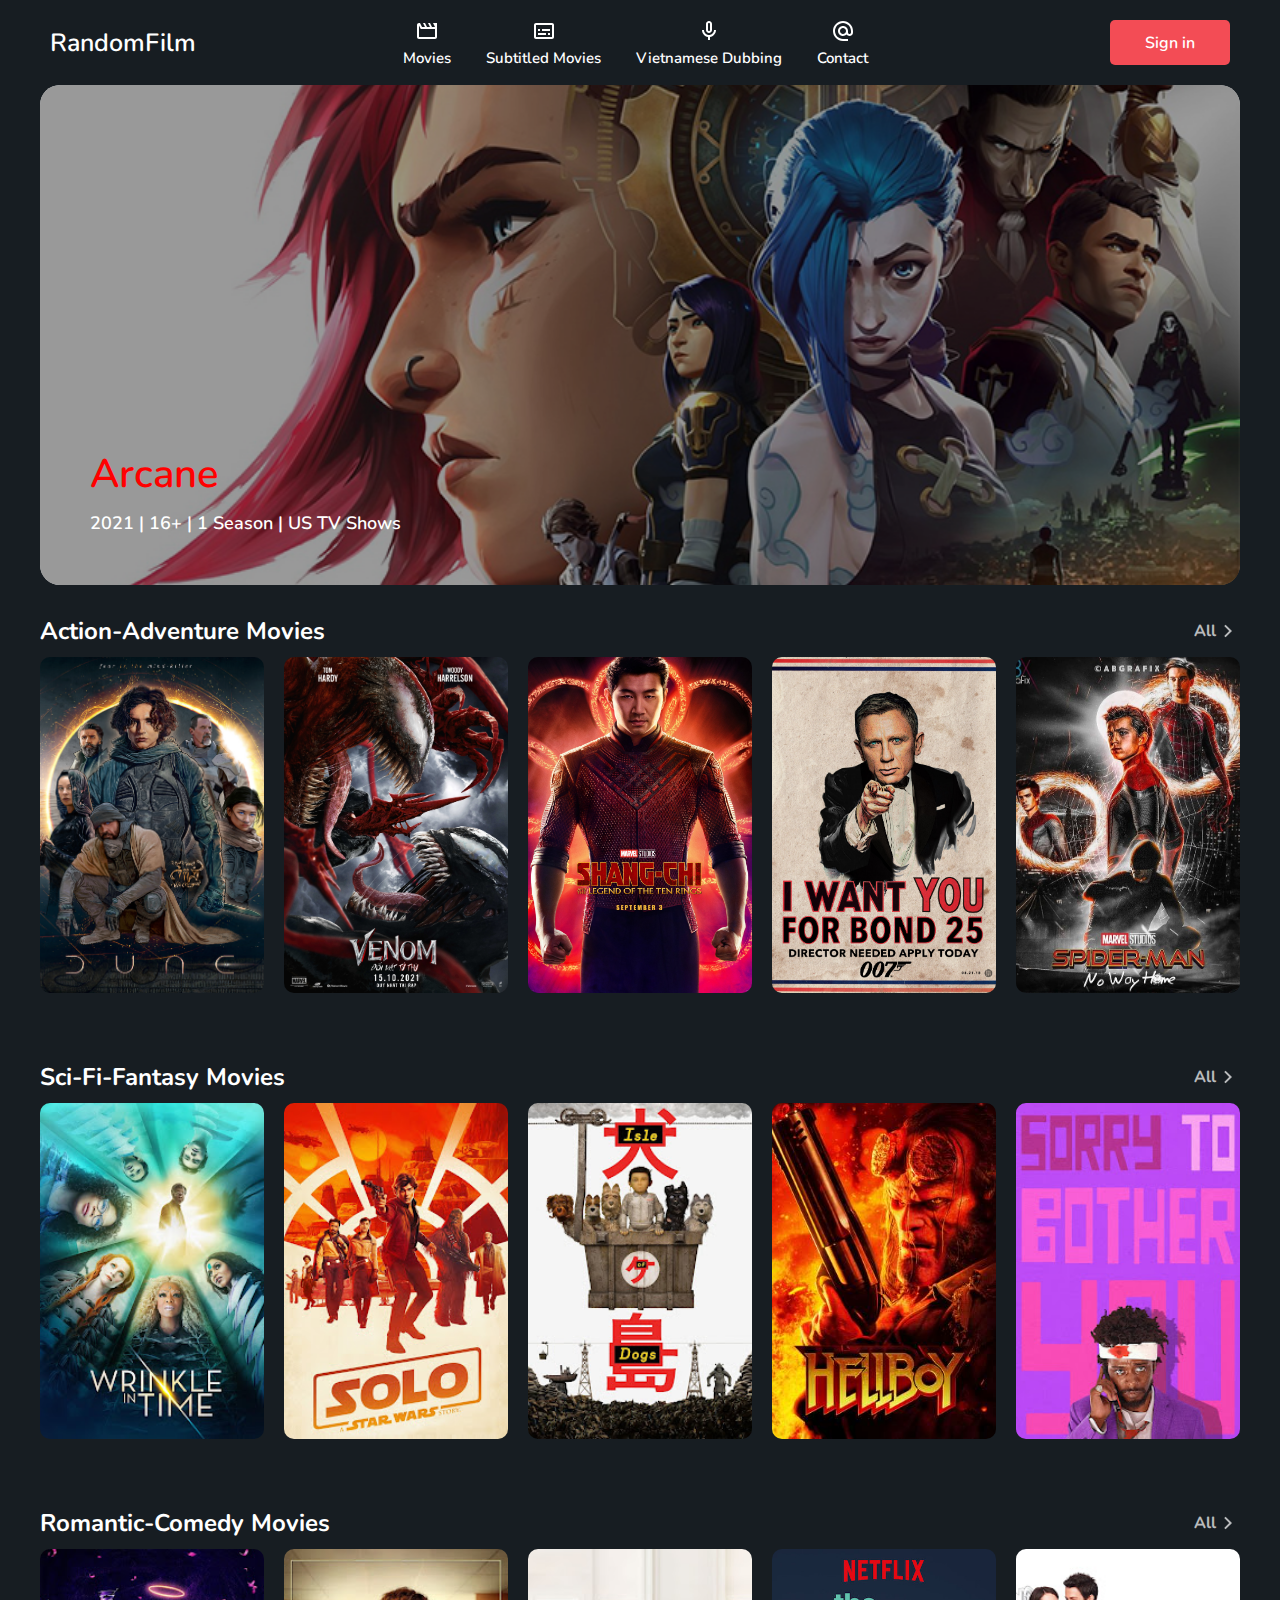
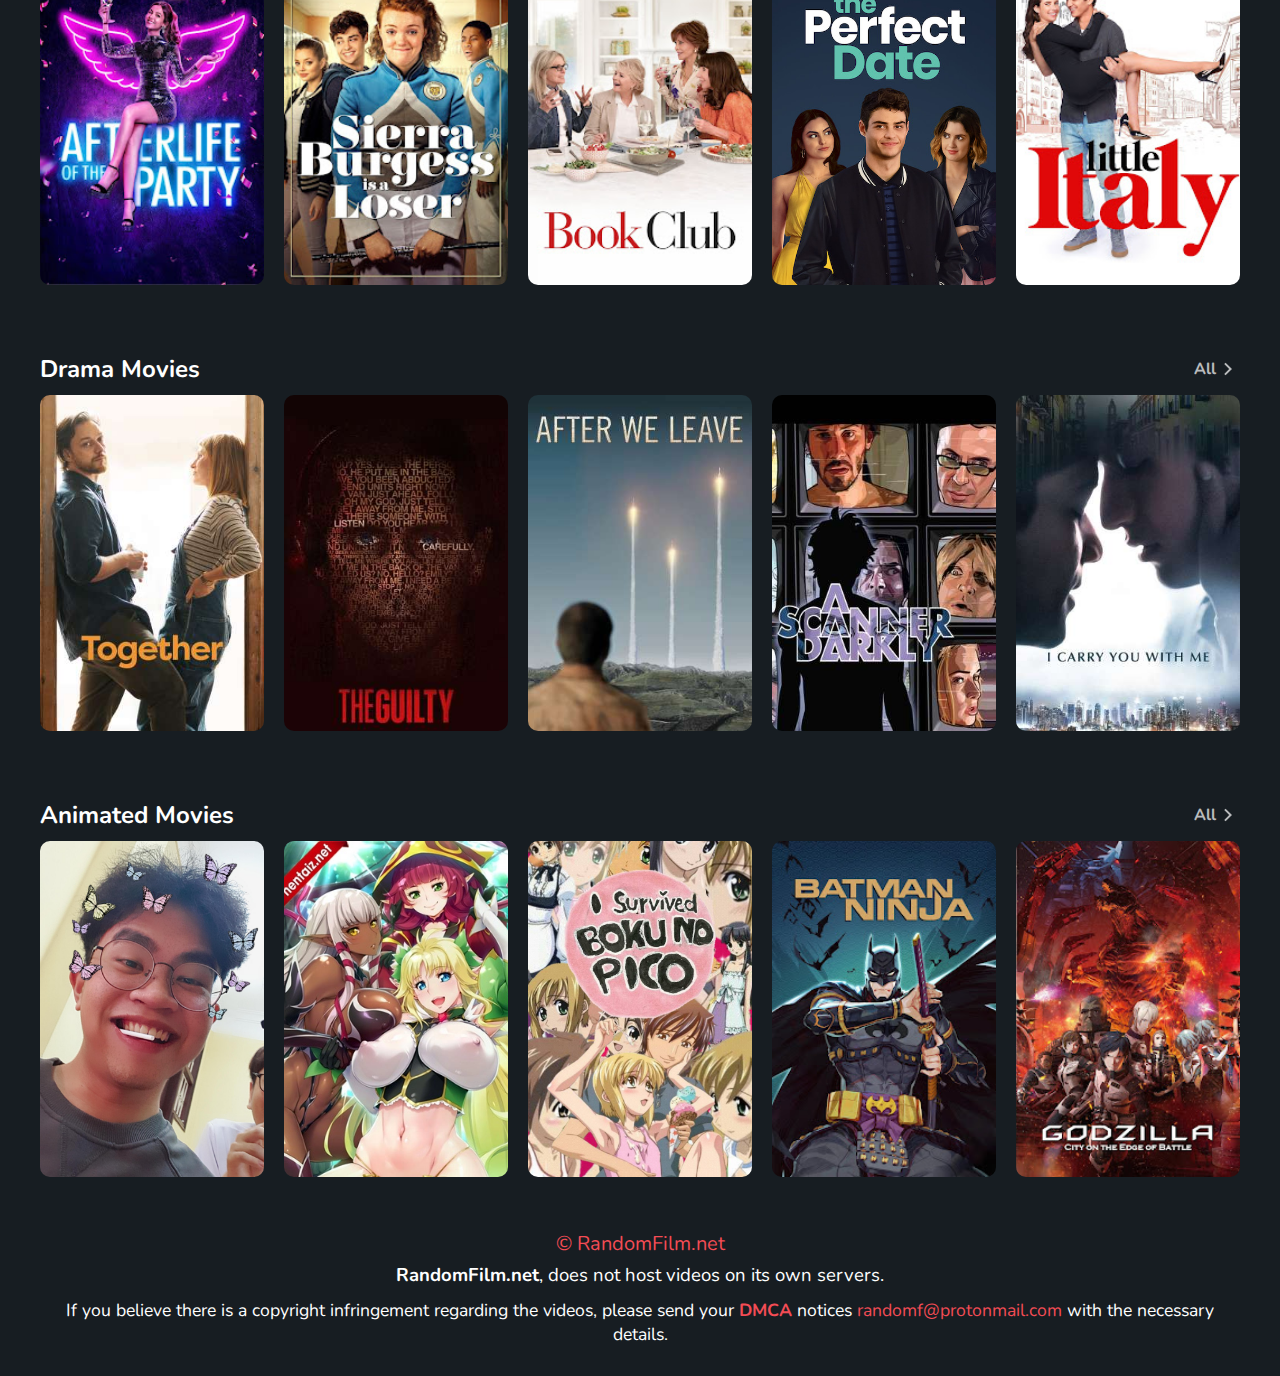
<file: index.html>
<!DOCTYPE html>
<html lang="en">
<head>
    <meta charset="UTF-8">
    <meta http-equiv="X-UA-Compatible" content="IE=edge">
    <meta name="viewport" content="width=device-width, initial-scale=1.0">
    <title>Home | RandomFilm</title>
    <link rel="stylesheet" href="css/style.css">
</head>
<body>
    <header class="header">
        <div class="container">
            <div class="logo" >RandomFilm</div>
            <nav class="menu">
                <a href="#">
                    <svg fill="#FFFFFF" viewBox="0 0 24 24" width="24" height="24" xmlns="http://www.w3.org/2000/svg">
                        <path d="M0 0h24v24H0V0z" fill="none"/>
                        <path d="M4 6.47L5.76 10H20v8H4V6.47M22 4h-4l2 4h-3l-2-4h-2l2 4h-3l-2-4H8l2 4H7L5 4H4c-1.1 0-1.99.9-1.99 2L2 18c0 1.1.9 2 2 2h16c1.1 0 2-.9 2-2V4z"/>
                        </svg>
                    Movies
                </a>

                <a href="#">
                    <svg fill="#FFFFFF" viewBox="0 0 24 24" width="24" height="24" xmlns="http://www.w3.org/2000/svg">
                        <path d="M0 0h24v24H0V0z" fill="none"/>
                        <path d="M20 4H4c-1.1 0-2 .9-2 2v12c0 1.1.9 2 2 2h16c1.1 0 2-.9 2-2V6c0-1.1-.9-2-2-2zm0 14H4V6h16v12zM6 10h2v2H6zm0 4h8v2H6zm10 0h2v2h-2zm-6-4h8v2h-8z"/>
                        </svg>
                    Subtitled Movies
                </a>
                <a href="#">
                    <svg fill="#fff" viewBox="0 0 24 24" width="24" height="24" xmlns="http://www.w3.org/2000/svg">
                        <path d="M0 0h24v24H0V0z" fill="none"/>
                        <path d="M12 14c1.66 0 3-1.34 3-3V5c0-1.66-1.34-3-3-3S9 3.34 9 5v6c0 1.66 1.34 3 3 3zm-1-9c0-.55.45-1 1-1s1 .45 1 1v6c0 .55-.45 1-1 1s-1-.45-1-1V5zm6 6c0 2.76-2.24 5-5 5s-5-2.24-5-5H5c0 3.53 2.61 6.43 6 6.92V21h2v-3.08c3.39-.49 6-3.39 6-6.92h-2z"/>
                        </svg>
                        
                    Vietnamese Dubbing
                </a>
                <a href="#">
                    <svg fill="#FFFFFF" viewBox="0 0 24 24" width="24" height="24" xmlns="http://www.w3.org/2000/svg">
                        <path d="M0 0h24v24H0V0z" fill="none"/>
                        <path d="M12 1.95c-5.52 0-10 4.48-10 10s4.48 10 10 10h5v-2h-5c-4.34 0-8-3.66-8-8s3.66-8 8-8 8 3.66 8 8v1.43c0 .79-.71 1.57-1.5 1.57s-1.5-.78-1.5-1.57v-1.43c0-2.76-2.24-5-5-5s-5 2.24-5 5 2.24 5 5 5c1.38 0 2.64-.56 3.54-1.47.65.89 1.77 1.47 2.96 1.47 1.97 0 3.5-1.6 3.5-3.57v-1.43c0-5.52-4.48-10-10-10zm0 13c-1.66 0-3-1.34-3-3s1.34-3 3-3 3 1.34 3 3-1.34 3-3 3z"/>
                        </svg>
                        Contact
                </a>
            </nav>
            <div class="user-actions">
                <div class="signin">Sign in</div>
            </div>
                <label class="openmenu">
                    <svg fill="#FFFFFF" width="32" height="32" viewBox="0 0 24 24" xmlns="http://www.w3.org/2000/svg">
                    <path d="M0 0h24v24H0V0z" fill="none"/>
                    <path d="M3 18h18v-2H3v2zm0-5h18v-2H3v2zm0-7v2h18V6H3z"/>
                    </svg>
                </label>
        </div>
    </header>



    <div class="recommended-movie">
        <div class="container" style="background-image: url(img/6180b1a23502bfe2c58c2fa4_vi-va-jinx.jpg);">
            <div class="desc">
                <div class="title"><a href="arcane/index.html">Arcane</a></div>
                <div class="about">2021 | 16+ | 1 Season | US TV Shows</div>
                
            </div>
        </div>
    </div>




       
       <div class="movie-types">
        <div class="container">
            <h5>Action-Adventure Movies <a href="#">All<svg xmlns="http://www.w3.org/2000/svg" viewBox="0 0 24 24" width="24" height="24"><path fill="none" d="M0 0h24v24H0z"/><path d="M13.172 12l-4.95-4.95 1.414-1.414L16 12l-6.364 6.364-1.414-1.414z" fill="rgba(255,255,255,1)"/></svg></a></h5>
            <div class="wrapper">
                
                 <div class="movie" style="background-image: url(img/dune.jpg)"></div>
                 <div class="movie" style="background-image: url(img/vietnam_vnm2_localizedposter_2.jpg)"></div>
                 <div class="movie" style="background-image: url(img/ezvqwiavoaiav-e-1618905021452596361326.jpg)"></div>
                 <div class="movie" style="background-image: url(img/bond_25_teaser_poster_by_gobi_1_dcktda4-fullview.jpg)"></div>
                 <div class="movie" style="background-image: url(img/41197700fbc8dde6648fc4cb24495683.jpg)"></div>

            </div>
        </div>
    </div>




    <div class="movie-types">
        <div class="container">
            <h5>Sci-Fi-Fantasy Movies <a href="#">All<svg xmlns="http://www.w3.org/2000/svg" viewBox="0 0 24 24" width="24" height="24"><path fill="none" d="M0 0h24v24H0z"/><path d="M13.172 12l-4.95-4.95 1.414-1.414L16 12l-6.364 6.364-1.414-1.414z" fill="rgba(255,255,255,1)"/></svg></a></h5>
            <div class="wrapper">
                
                <div class="movie" style="background-image: url(img/yAcb58vipewa1BfNit2RjE6boXA.jpg)"></div>
                <div class="movie" style="background-image: url(img/4oD6VEccFkorEBTEDXtpLAaz0Rl.jpg)"></div>
                <div class="movie" style="background-image: url(img/c0nUX6Q1ZB0P2t1Jo6EeFSVnOGQ.jpg)"></div>
                <div class="movie" style="background-image: url(img/hellboy.jpg)"></div>
                <div class="movie" style="background-image: url(img/peTl1V04E9ppvhgvNmSX0r2ALqO.jpg)"></div>

            </div>
        </div>
    </div>







    <div class="movie-types">
        <div class="container">
            <h5>Romantic-Comedy Movies <a href="#">All<svg xmlns="http://www.w3.org/2000/svg" viewBox="0 0 24 24" width="24" height="24"><path fill="none" d="M0 0h24v24H0z"/><path d="M13.172 12l-4.95-4.95 1.414-1.414L16 12l-6.364 6.364-1.414-1.414z" fill="rgba(255,255,255,1)"/></svg></a></h5>
            <div class="wrapper">
                
                <div class="movie" style="background-image: url(img/1bkcOEt4zvc5tBl6xFxTbkSqhEQ.jpeg)"></div>
                <div class="movie" style="background-image: url(img/vjnHRySiVM4YcBYzjCxw344y9g.jpg)"></div>
                <div class="movie" style="background-image: url(img/6ORGBbOA45pfKQXvntPf46NoFGO.jpg)"></div>
                <div class="movie" style="background-image: url(img/aaaabqr629iffxp0vduirjhrrw9zxwky98meaeeyanfiqjhiajmoms4ev33giba3qeqfohwfp9cea8hz9-iun10j_occ68m635sukg.jpg)"></div>
                <div class="movie" style="background-image: url(img/vdSSmzYKqViKH7mkQwgOVSALrOO.jpg)"></div>

            </div>
        </div>
    </div>





    <div class="movie-types">
        <div class="container">
            <h5>Drama Movies <a href="#">All<svg xmlns="http://www.w3.org/2000/svg" viewBox="0 0 24 24" width="24" height="24"><path fill="none" d="M0 0h24v24H0z"/><path d="M13.172 12l-4.95-4.95 1.414-1.414L16 12l-6.364 6.364-1.414-1.414z" fill="rgba(255,255,255,1)"/></svg></a></h5>
            <div class="wrapper">
                
                <div class="movie" style="background-image: url(img/together.jpg)"></div>
                <div class="movie" style="background-image: url(img/the-guilty.jpg)"></div>
                <div class="movie" style="background-image: url(img/after-we-leave.jpg)"></div>
                <div class="movie" style="background-image: url(img/a-scanner-darkly.jpg)"></div>
                <div class="movie" style="background-image: url(img/i-carry-you-with-me.jpg)"></div>

            </div>
        </div>
    </div>





    <div class="movie-types">
        <div class="container">
            <h5>Animated Movies <a href="#">All<svg xmlns="http://www.w3.org/2000/svg" viewBox="0 0 24 24" width="24" height="24"><path fill="none" d="M0 0h24v24H0z"/><path d="M13.172 12l-4.95-4.95 1.414-1.414L16 12l-6.364 6.364-1.414-1.414z" fill="rgba(255,255,255,1)"/></svg></a></h5>
            <div class="wrapper">
                
                <div class="movie" style="background-image: url(img/IMG_20210125_094503_242.jpg)"></div>
                <div class="movie" style="background-image: url(img/SPOILER_Youkoso-Sukebe-Elf-no-Mori-e-1.png)"></div>
                <div class="movie" style="background-image: url(img/crop.jpg)"></div>
                <div class="movie" style="background-image: url(img/5xSB0Npkc9Fd9kahKBsq9P4Cdzp.jpg)"></div>
                <div class="movie" style="background-image: url(img/8y1YhD6niL3aMfeEPhStHMWdPxH.jpg)"></div>

            </div>
        </div>
    </div>

    <footer class="footer">
        <div class="container">
            <div class="manmovi">
                © RandomFilm.net
            </div>
            <div class="text">   
             <b>RandomFilm.net</b>, does not host videos on its own servers.
        </div>
        <div class="dmca">
            If you believe there is a copyright infringement regarding the videos, please send your <b>DMCA</b> notices <a href="mailto:giangbh01@gmail.com">randomf@protonmail.com</a> with the necessary details.
        </div>
        </div>
    </footer>
    <div class="mobile-menu">
        <div class="head">
            <div class="logo">Manmovi</div>
                <label   class="closemenu">
                    <svg fill="#FFFFFF" width="32" height="32" viewBox="0 0 24 24" xmlns="http://www.w3.org/2000/svg">
                        <path d="M0 0h24v24H0V0z" fill="none"/>
                        <path d="M19 6.41L17.59 5 12 10.59 6.41 5 5 6.41 10.59 12 5 17.59 6.41 19 12 13.41 17.59 19 19 17.59 13.41 12 19 6.41z"/>
                        </svg>
                        
                </label>
            
        </div>
            <nav class="menu">
                <a href="">
                    <svg fill="#FFFFFF" viewBox="0 0 24 24" width="24" height="24" xmlns="http://www.w3.org/2000/svg">
                        <path d="M0 0h24v24H0V0z" fill="none"/>
                        <path d="M4 6.47L5.76 10H20v8H4V6.47M22 4h-4l2 4h-3l-2-4h-2l2 4h-3l-2-4H8l2 4H7L5 4H4c-1.1 0-1.99.9-1.99 2L2 18c0 1.1.9 2 2 2h16c1.1 0 2-.9 2-2V4z"/>
                        </svg>
                    Movies
                </a>


                <a href="">
                    <svg fill="#FFFFFF" viewBox="0 0 24 24" width="24" height="24" xmlns="http://www.w3.org/2000/svg">
                        <path d="M0 0h24v24H0V0z" fill="none"/>
                        <path d="M20 4H4c-1.1 0-2 .9-2 2v12c0 1.1.9 2 2 2h16c1.1 0 2-.9 2-2V6c0-1.1-.9-2-2-2zm0 14H4V6h16v12zM6 10h2v2H6zm0 4h8v2H6zm10 0h2v2h-2zm-6-4h8v2h-8z"/>
                        </svg>
                    Subtitled Movies
                </a>
                <a href="">
                    <svg fill="#fff" viewBox="0 0 24 24" width="24" height="24" xmlns="http://www.w3.org/2000/svg">
                        <path d="M0 0h24v24H0V0z" fill="none"/>
                        <path d="M12 14c1.66 0 3-1.34 3-3V5c0-1.66-1.34-3-3-3S9 3.34 9 5v6c0 1.66 1.34 3 3 3zm-1-9c0-.55.45-1 1-1s1 .45 1 1v6c0 .55-.45 1-1 1s-1-.45-1-1V5zm6 6c0 2.76-2.24 5-5 5s-5-2.24-5-5H5c0 3.53 2.61 6.43 6 6.92V21h2v-3.08c3.39-.49 6-3.39 6-6.92h-2z"/>
                        </svg>
                        
                    Turkish Dubbing
                </a>
                <a href="">
                    <svg fill="#FFFFFF" viewBox="0 0 24 24" width="24" height="24" xmlns="http://www.w3.org/2000/svg">
                        <path d="M0 0h24v24H0V0z" fill="none"/>
                        <path d="M12 1.95c-5.52 0-10 4.48-10 10s4.48 10 10 10h5v-2h-5c-4.34 0-8-3.66-8-8s3.66-8 8-8 8 3.66 8 8v1.43c0 .79-.71 1.57-1.5 1.57s-1.5-.78-1.5-1.57v-1.43c0-2.76-2.24-5-5-5s-5 2.24-5 5 2.24 5 5 5c1.38 0 2.64-.56 3.54-1.47.65.89 1.77 1.47 2.96 1.47 1.97 0 3.5-1.6 3.5-3.57v-1.43c0-5.52-4.48-10-10-10zm0 13c-1.66 0-3-1.34-3-3s1.34-3 3-3 3 1.34 3 3-1.34 3-3 3z"/>
                        </svg>
                        Contact
                </a>
                
            </nav>
            <div class="user-actions">
                <div class="signin">Sign in</div>
            </div>
    </div>
    <script src="js/script.js"></script>
</body>
</html>
</file>
<file: css/style.css>
@import url('https://fonts.googleapis.com/css2?family=Nunito:wght@200;300;400;600&display=swap');
* {
    margin: 0;
    padding: 0;
    box-sizing: border-box;
    font-family: 'Nunito', sans-serif;
}



:root {
    --primary-color: #f34c55;
    --secondary-color: #171d22;
    --backdrop-color: #000;
}

body {
    background-color: var(--secondary-color);
}
.header {
    width: 100%;
    height: 85px;
    background-color: var(--secondary-color);
    position: relative;
}

.header .container {
    width: 1200px;
    height: 85px;
    position: relative;
    margin: auto;
    display: flex;
    justify-content: space-between;
    align-items: center;
    padding-right: 10px;
    padding-left: 10px;
}
.header .container .logo {
    color: #fff;
    font-size: 25px;
    font-family: 'Nunito', sans-serif;
    font-weight: 600;
    cursor: pointer;
}

.header .container   label{
    width: 32px;
    height: 32px;
    opacity: 0;
    visibility: hidden;
    display: none;
}

.header .container .menu {
    display: flex;
    flex-direction: row;
    margin-top: 1px;
}

.header .container .menu a {
    display: flex;
    justify-content: space-between;
    flex-direction: column;
    align-items: center;
    text-decoration: none;
    color: #fff;
    font-family: 'Nunito', sans-serif;
    font-weight: 600;
    font-size: 15px;
    margin-right: 35px;
    transition: 150ms color ease-in-out;
}
.header .container .menu a svg {
    margin-bottom: 5px;
}

.header .container .menu a:hover {
    color:  var(--primary-color);
}
.header .container .menu a svg {
    transition: 150ms fill ease-in-out;
}

.header .container .menu a:hover svg {
    fill: var(--primary-color)!important;
}
.header .container  .user-actions .signin {
    width: 120px;
    height: 45px;
    background-color: #f34c55;
    color: #fff;
    display: flex;
    justify-content: center;
    align-items: center;
    border-radius: 5px;
    cursor: pointer;
    font-weight: 600;
    transition: 200ms background-color ease-in-out;
}
.header .container  .user-actions .signin:hover {
    background-color: #f34c54e1;
}

.receommended-movie{
    width: 100%;
    height: 515px;
    position: relative;
    margin-top: 15px;

}

.recommended-movie .container{
    width: 1200px;
    height: 500px;
    position: relative;
    background-color: #3d3c44;
    margin: auto;
    border-radius: 20px;
    background-repeat: no-repeat;
    background-position: center;
    background-repeat: no-repeat;
    background-size: cover;
    opacity: 1;
    cursor: pointer;
    overflow: hidden;
}
.recommended-movie .container::before {
    content: '';
    width: 1200px;
    height: 500px;
    position: absolute;
    top: 0;
    left: 0;
    background-color: rgba(0, 0, 0, 0.4);
    border-radius: 20px;

}

.recommended-movie .container .desc{
    position: absolute;
    bottom: 50px;
    left: 50px;
    font-family: 'Nunito', sans-serif;
    font-weight: 600;
    color: #fff!important;
}

.recommended-movie .container .desc .title{
    margin-bottom: 10px;
    font-size: 40px;
}
.recommended-movie .container .desc .title a:visited{
    color: white;
    background-color: transparent;
    text-decoration: none;
}
.recommended-movie .container .desc .title a:link{
    color: red;
    background-color: transparent;
    text-decoration: none;
}
.recommended-movie .container .desc .title a:hover {
    color: rgb(14, 13, 13);
    background-color: transparent;
    text-decoration: underline;
}
.recommended-movie .container .desc .about{
    font-size: 18px;
}



.movie-types {
    width: 100%;
    height: 416px;
    position: relative;
    margin-top: 30px;
}

.movie-types .container {
    width: 1200px;
    height: 416px;
    margin: auto;
    display: flex;
    flex-direction: column;
}

.movie-types .container h5 {
    color: #fff;
    font-family: 'Nunito', sans-serif;
    font-size: 24px;
    margin-bottom: 10px;
    display: flex;
    justify-content: space-between;
    align-items: center;
}

.movie-types .container h5 a {
    color: #fff;
    font-family: 'Nunito', sans-serif;
    font-size: 16px;
    text-decoration: none;
    opacity: .7;
    display: flex;
    justify-content: center;
    align-items: center;
    transition: 100ms opacity ease-in-out;

}

.movie-types .container h5 a:hover {
    opacity: 1;
}

.movie-types .container .wrapper {
    display: flex;
    flex-direction: row;
    justify-content: space-between;
}

.movie-types .container .wrapper .movie{
    width: 224px;
    height: 336px;
    background-color: #3d3c44;
    border-radius: 10px;
    cursor: pointer;
    background-repeat: no-repeat;
    background-position: center;
    background-size: cover;
    position: relative;
}
.movie-types .container .wrapper .movie::before{
    content: '';
    width: 100%;
    height: 100%;
    position: absolute;
    background-color: #171d2275;
    top: 0;
    left: 0;
    transition: 200ms opacity ease-in-out;
    opacity: 0;
}
.movie-types .container .wrapper .movie:hover::before {
    opacity: 1;
}

.footer {
    width: 100%;
    height: auto;
    position: relative;
    margin-top: 10px;

}

.footer .container {
    width: 1200px;
    height: 150px;
    position: relative;
    margin: auto;
    color: #fff;
    display: flex;
    align-items: center;
    text-align: center;
    flex-direction: column;
    padding: 5px;
}
.footer .container .manmovi {
    margin-bottom: 5px;
    font-size: 20px;
    color: var(--primary-color); 

}

.footer .container .text {
    margin-bottom: 10px;
    font-size: 18.5px;
    
}


.footer .container .dmca {
    font-size: 17.6px;
    padding-bottom: 30px;
}
.footer .container .dmca  b{
    color: var(--primary-color);
}
.footer .container .dmca a {
    text-decoration: none;
    color: var(--primary-color);
}

.mobile-menu.active {
    opacity: 1;
    visibility: visible;
}

.mobile-menu {
    position: fixed;
    top: 0;
    left: 0;
    width: 100%;
    min-height: 100vh;
    z-index: 30;
    background: #000;
    display: flex;
    align-items: center;
    justify-content: space-between;
    opacity: 0;
    visibility: hidden;
    flex-direction: column;
    transition: 200ms all;
}

.mobile-menu .menu {
    display: flex;
    justify-content: center;
    flex-direction: column;
}

.mobile-menu .menu a {
    display: flex;
    justify-content: space-between;
    flex-direction: column;
    align-items: center;
    text-decoration: none;
    color: #fff;
    font-family: 'Nunito', sans-serif;
    font-weight: 600;
    font-size: 15px;
    margin-top: 35px;
}
.mobile-menu .menu a:first-child {
    margin-top: 0;
}

.mobile-menu .menu a svg {
    margin-bottom: 5px;
}

.mobile-menu .menu a:hover {
    color:  var(--primary-color);
}
.mobile-menu .menu a:hover svg {
    fill: var(--primary-color)!important;
}

.mobile-menu .head {
    width: 100%;
    height: auto;
    color: #fff;
    font-size: 25px;
    font-family: 'Nunito', sans-serif;
    font-weight: 600;
    cursor: pointer;
    position: relative;
    display: flex;
    align-items: center;
    padding-top: 22px;
    padding-left: 15px;
    padding-right: 20px;
    justify-content: space-between;

}
.mobile-menu  .user-actions .signin {
    width: 120px;
    height: 45px;
    background-color: #f34c55;
    color: #fff;
    display: flex;
    justify-content: center;
    align-items: center;
    border-radius: 5px;
    cursor: pointer;
    font-weight: 600;
    transition: 200ms background-color ease-in-out;
    margin-bottom: 40px;
}
.mobile-menu  .user-actions .signin:hover {
    background-color: #f34c54e1;
}

.mobile-menu .head label {
    width: 32px;
    height: 32px;
    
}
@media only screen and (max-width: 1200px) {
    .header .container {
        width: 1000px;
    }
    .recommended-movie .container {
        width: 1000px;
    }
    .movie-types .container {
        width: 1000px;
    }
    .movie-types .container .wrapper .movie:nth-child(5) {
        display: none;
    }

    .footer .container {
        width: 1000px;
    }
  }


  @media only screen and (max-width: 1000px) {
    .header .container {
        width: 800px;
    }
    .recommended-movie .container {
        width: 800px;
    }
    .movie-types .container {
        width: 800px;
    }
    .movie-types .container .wrapper .movie:nth-child(4) {
        display: none;
    }
    .footer .container {
        width: 800px;
    }
  }

  @media only screen and (max-width: 800px) {
    .header .container {
        width: 600px;
    }

    .header .container .menu {
        display: none;
    }
    .header .container .user-actions {
        display: none;
    }
    .header .container   label{
        opacity: 1;
        visibility: visible;
        display: block;
    }
    .recommended-movie .container {
        width: 600px;
    }
    .recommended-movie .container {
        height: 450px;
    }
    .movie-types .container {
        width: 600px;
    }
    .movie-types .container .wrapper  {
        justify-content: space-around;
    }
    .movie-types .container .wrapper .movie:nth-child(3) {
        display: none;
    }
    .footer .container {
        width: 600px;
    }
  }

  @media only screen and (max-width: 600px) {
    .header .container {
        width: 550px;
    }

    .header .container .menu {
        display: none;
    }
    .recommended-movie .container {
        width: 550px;
    }
    .recommended-movie .container {
        height: 400px;
    
    }
    .recommended-movie .container .desc .title {
        font-size: 35px;
    
    }
    .movie-types .container {
        width: 550px;
    }
    .movie-types .container .wrapper  {
        justify-content: space-around;
    }
    .movie-types .container .wrapper .movie:nth-child(3) {
        display: none;
    }
    .footer .container {
        width: 550px;
    }
  }


  @media only screen and (max-width: 550px) {
    .header .container {
        width: 500px;
    }

    .header .container .menu {
        display: none;
    }
    .recommended-movie .container {
        width: 500px;
    }
    .recommended-movie .container {
        height: 400px;
    
    }
    .recommended-movie .container .desc  {
        left: 40px;
        bottom: 40px;
    
    }
    .recommended-movie .container .desc .title {
        font-size: 35px;
    
    }
    .movie-types .container {
        width: 500px;
    }
    .movie-types .container .wrapper  {
        justify-content: space-around;
    }
    .movie-types .container .wrapper .movie:nth-child(3) {
        display: none;
    }
    .footer .container {
        width: 500px;
    }
  }


  @media only screen and (max-width: 500px) {
    .header .container {
        width: 450px;
    }

    .header .container .menu {
        display: none;
    }
    .recommended-movie .container {
        width: 450px;
    }
    .recommended-movie .container {
        height: 350px;
    
    }
    .recommended-movie .container .desc  {
        left: 40px;
        bottom: 40px;
    
    }
    .recommended-movie .container .desc .title {
        font-size: 30px;
    
    }
    .movie-types .container {
        width: 450px;
    }
    .movie-types .container .wrapper  {
        justify-content: space-between!important;
    }
    .movie-types .container .wrapper .movie {
        width: 210px;
        height: 320px;
    }
    .movie-types .container .wrapper .movie:nth-child(3) {
        display: none;
    }
    .footer .container {
        width: 450px;
    }
  }



  @media only screen and (max-width: 450px) {
    .header .container {
        width: 400px;
    }

    .header .container .menu {
        display: none;
    }
    .recommended-movie .container {
        width: 400px;
    }
    .recommended-movie .container {
        height: 300px;
    
    }
    .recommended-movie .container .desc  {
        left: 40px;
        bottom: 40px;
    
    }
    .recommended-movie .container .desc .title {
        font-size: 30px;
    
    }
    .movie-types .container {
        width: 400px;
    }
    .movie-types .container .wrapper  {
        justify-content: space-around;
    }
    .movie-types {
        height: 380px;
    }
    .movie-types .container .wrapper .movie {
        width: 190px;
        height: 300px;
    }
    .movie-types .container .wrapper .movie:nth-child(3) {
        display: none;
    }
    .footer .container {
        width: 400px;
    }
  }



  @media only screen and (max-width: 400px) {
    .header .container {
        width: 350px;
    }

    .header .container .menu {
        display: none;
    }
    .recommended-movie .container {
        width: 350px;
    }
    .recommended-movie .container {
        height: 300px;
    
    }
    .recommended-movie .container .desc  {
        left: 30px;
        bottom: 30px;
    
    }
    .recommended-movie .container .desc .title {
        font-size: 25px;
    
    }

    .recommended-movie .container .desc .about {
        font-size: 16px;
    
    }
    .movie-types .container {
        width: 350px;
    }
    .movie-types .container .wrapper  {
        justify-content: space-around;
    }
    .movie-types {
        height: 330px;
    }
    .movie-types .container h5 {
        font-size: 20px;
    }
    .movie-types .container .wrapper .movie {
        width: 170px;
        height: 275px;
    }
    .movie-types .container .wrapper .movie:nth-child(3) {
        display: none;
    }

    .footer .container {
        width: 350px;
    }
  }


  @media only screen and (max-width: 350px) {
    .header .container {
        width: 320px;
    }

    .header .container .menu {
        display: none;
    }
    .recommended-movie .container {
        width: 320px;
    }
    .recommended-movie .container {
        height: 300px;
    
    }
    .recommended-movie .container .desc  {
        left: 30px;
        bottom: 30px;
    
    }
    .recommended-movie .container .desc .title {
        font-size: 25px;
    
    }

    .recommended-movie .container .desc .about {
        font-size: 16px;
    
    }
    .movie-types .container {
        width: 320px;
    }
    .movie-types .container .wrapper  {
        justify-content: space-around;
    }
    .movie-types {
        height: 310px;
    }
    .movie-types .container h5 {
        font-size: 18px;
    }
    .movie-types .container .wrapper .movie {
        width: 155px;
        height: 245px;
    }
    .movie-types .container .wrapper .movie:nth-child(3) {
        display: none;
    }
    .footer .container {
        width: 320px;
    }
  }
</file>
